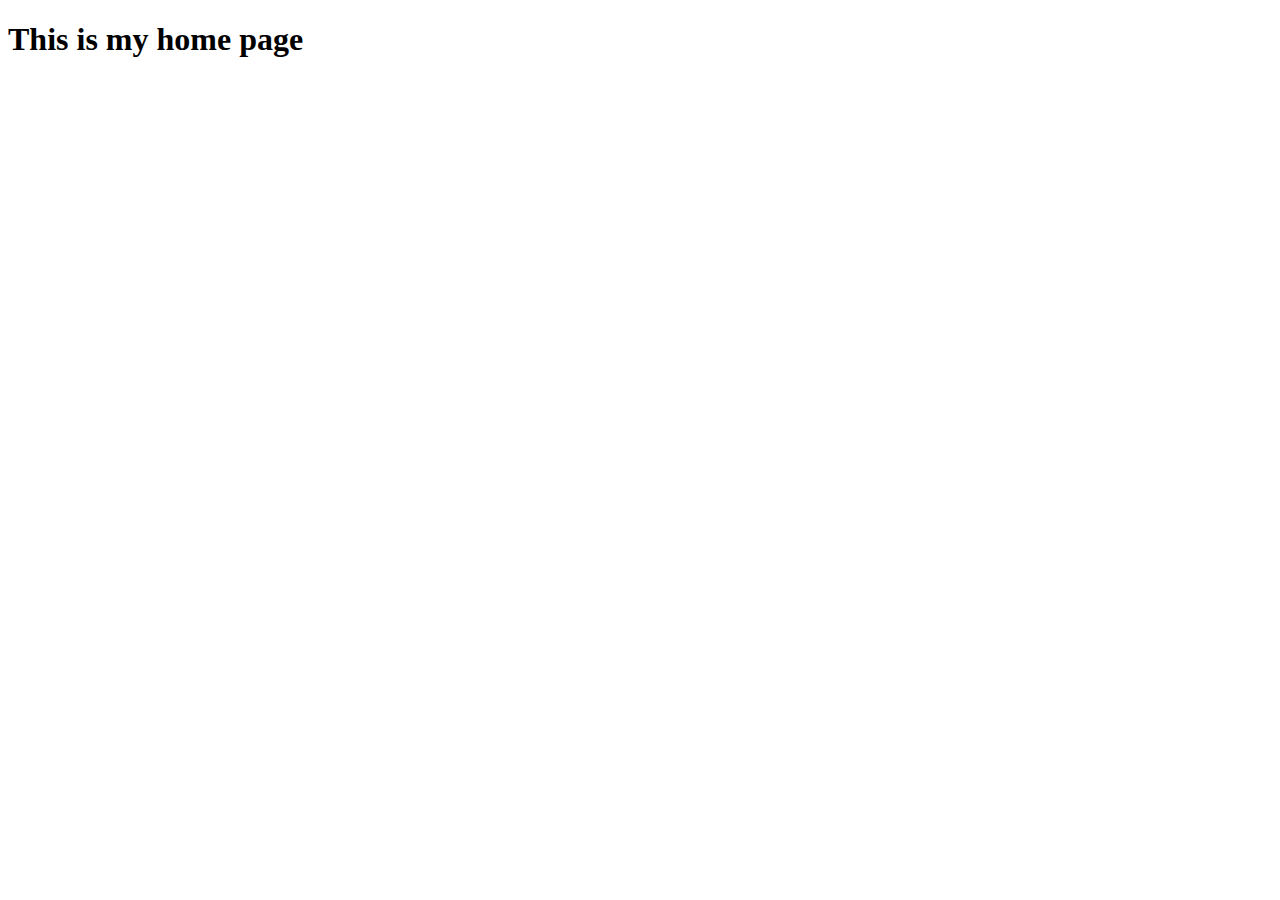
<file: .github/index.html>
<!DOCTYPE html>
<html lang="en">
<head>
    <meta charset="UTF-8">
    <meta http-equiv="X-UA-Compatible" content="IE=edge">
    <meta name="viewport" content="width=device-width, initial-scale=1.0">
    <title>Home page</title>
</head>
<body>
    <h1>This is my home page</h1>
</body>
</html>
</file>
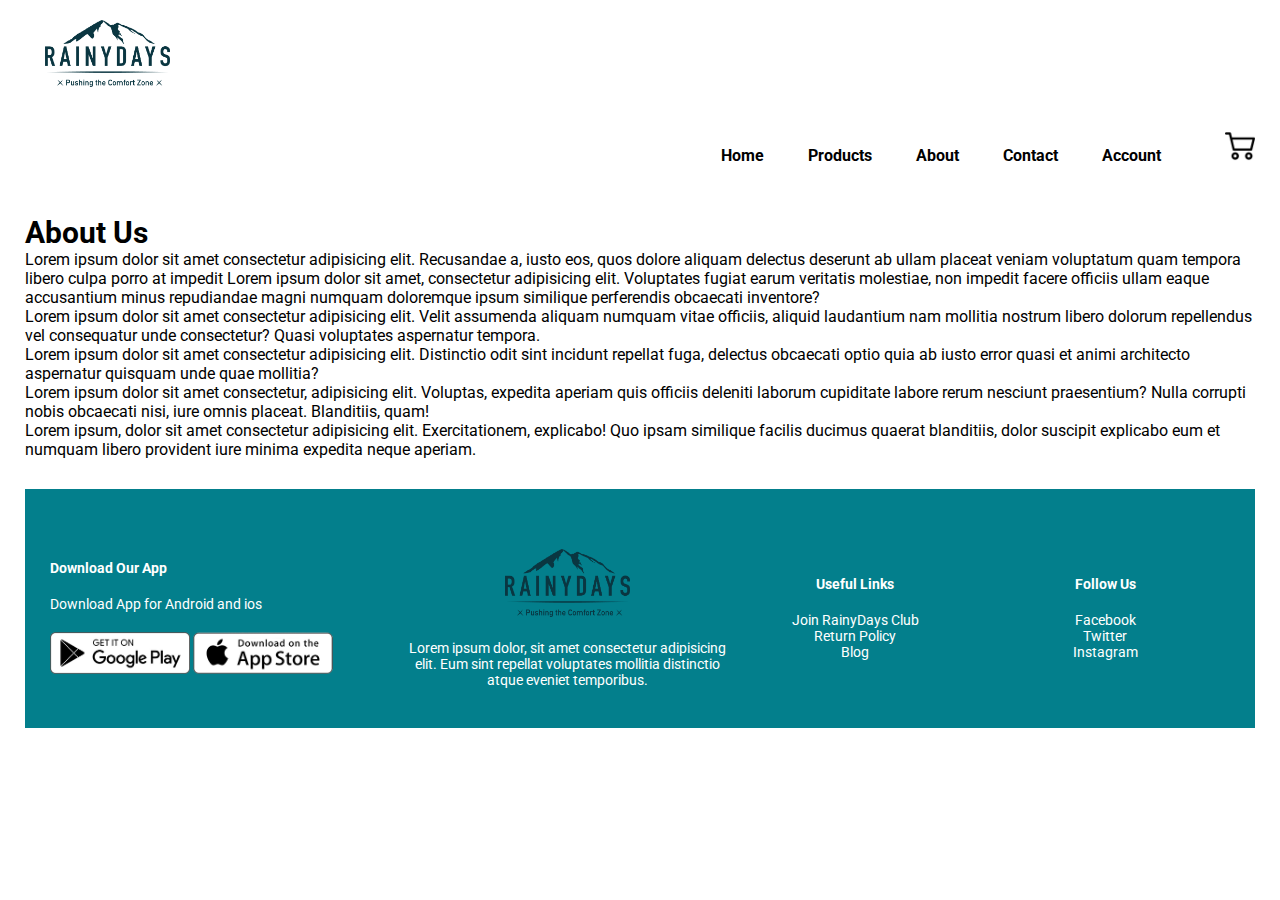
<file: about.html>
<!DOCTYPE html>
<html lang="en">
<head>
    <meta charset="UTF-8">
    <meta http-equiv="X-UA-Compatible" content="IE=edge">
    <meta name="viewport" content="width=device-width, initial-scale=1.0">
    <title>Rainy Days | About</title>
    <link href="css/style.css" rel="stylesheet"/>
    <link rel="preconnect" href="https://fonts.googleapis.com">
<link rel="preconnect" href="https://fonts.gstatic.com" crossorigin>
<link href="https://fonts.googleapis.com/css2?family=Passion+One&family=Roboto:wght@400;700&display=swap" rel="stylesheet">

<!-- Hotjar Tracking Code for https://delicate-fairy-fbfa12.netlify.app/ -->
<script>
    (function(h,o,t,j,a,r){
        h.hj=h.hj||function(){(h.hj.q=h.hj.q||[]).push(arguments)};
        h._hjSettings={hjid:2895875,hjsv:6};
        a=o.getElementsByTagName('head')[0];
        r=o.createElement('script');r.async=1;
        r.src=t+h._hjSettings.hjid+j+h._hjSettings.hjsv;
        a.appendChild(r);
    })(window,document,'https://static.hotjar.com/c/hotjar-','.js?sv=');
</script>
</head>
<body>
        <div class="container">
        <div class="navbar">
        <div class="logo">
        <a href="index.html"><img src="logo/RainyDays_Logo.png" alt="snow capped mountain"/></a>
        </div>
        </div>
        <div class="navigation">
        <nav>
            <ul>
                <li><a href="index.html">Home</a></li>
                <li><a href="products.html">Products</a></li>
                <li><a href="about.html">About</a></li>
                <li><a href="contact.html">Contact</a></li>
                <li><a href="account.html">Account</a></li>
            </ul>
            <div class="icon">
            <img src="icons/shopping-cart.png" alt="shopping cart icon">
            </div>
            <div class="menu-icon">
                <img src="icons/list.png" alt="hamburger menu icon">
            </div>
        </nav>
       </div>
      <!--about-->
      <div class="aboutus">
          <h2>About Us</h2>
          <p>Lorem ipsum dolor sit amet consectetur adipisicing elit. Recusandae a, iusto eos, quos dolore aliquam delectus deserunt ab ullam placeat veniam voluptatum quam tempora libero culpa porro at impedit
              Lorem ipsum dolor sit amet, consectetur adipisicing elit. Voluptates fugiat earum veritatis molestiae, non impedit facere officiis ullam eaque accusantium minus repudiandae magni numquam doloremque ipsum similique perferendis obcaecati inventore?</p>
              <p>Lorem ipsum dolor sit amet consectetur adipisicing elit. Velit assumenda aliquam numquam vitae officiis, aliquid laudantium nam mollitia nostrum libero dolorum repellendus vel consequatur unde consectetur? Quasi voluptates aspernatur tempora.</p>
              <p>Lorem ipsum dolor sit amet consectetur adipisicing elit. Distinctio odit sint incidunt repellat fuga, delectus obcaecati optio quia ab iusto error quasi et animi architecto aspernatur quisquam unde quae mollitia?</p>
              <p>Lorem ipsum dolor sit amet consectetur, adipisicing elit. Voluptas, expedita aperiam quis officiis deleniti laborum cupiditate labore rerum nesciunt praesentium? Nulla corrupti nobis obcaecati nisi, iure omnis placeat. Blanditiis, quam!</p>
              <p>Lorem ipsum, dolor sit amet consectetur adipisicing elit. Exercitationem, explicabo! Quo ipsam similique facilis ducimus quaerat blanditiis, dolor suscipit explicabo eum et numquam libero provident iure minima expedita neque aperiam.</p>
      </div>  
<!---footer--->
<div class="footer">
    <div class="container">
        <div class="row">
            <div class="footer-col-1">
                <h4>Download Our App</h4>
                <p>Download App for Android and ios</p>
                <div class="app-logo">
                    <img src="icons/playstore.png" alt="Google playstore icon">
                    <img src="icons/app-store.png" alt="ios app-store icon">
                </div>
            </div>
            <div class="footer-col-2">
                <img src="logo/RainyDays_Logo.png" alt="Snow capped mountain">
                <p>Lorem ipsum dolor, sit amet consectetur adipisicing elit. Eum sint repellat voluptates mollitia distinctio atque eveniet temporibus.</p>
            </div>
            <div class="footer-col-3">
                <h4>Useful Links</h4>
                <ul>
                    <li>Join RainyDays Club</li>
                    <li>Return Policy</li>
                    <li>Blog </li>
                </ul>
            </div>
            <div class="footer-col-4">
                <h4>Follow Us</h4>
                <ul>
                    <li>Facebook</li>
                    <li>Twitter</li>
                    <li>Instagram</li>
                </ul>
            </div>
        </div>
    </div>
</div>
    
</body>
</html>
</file>
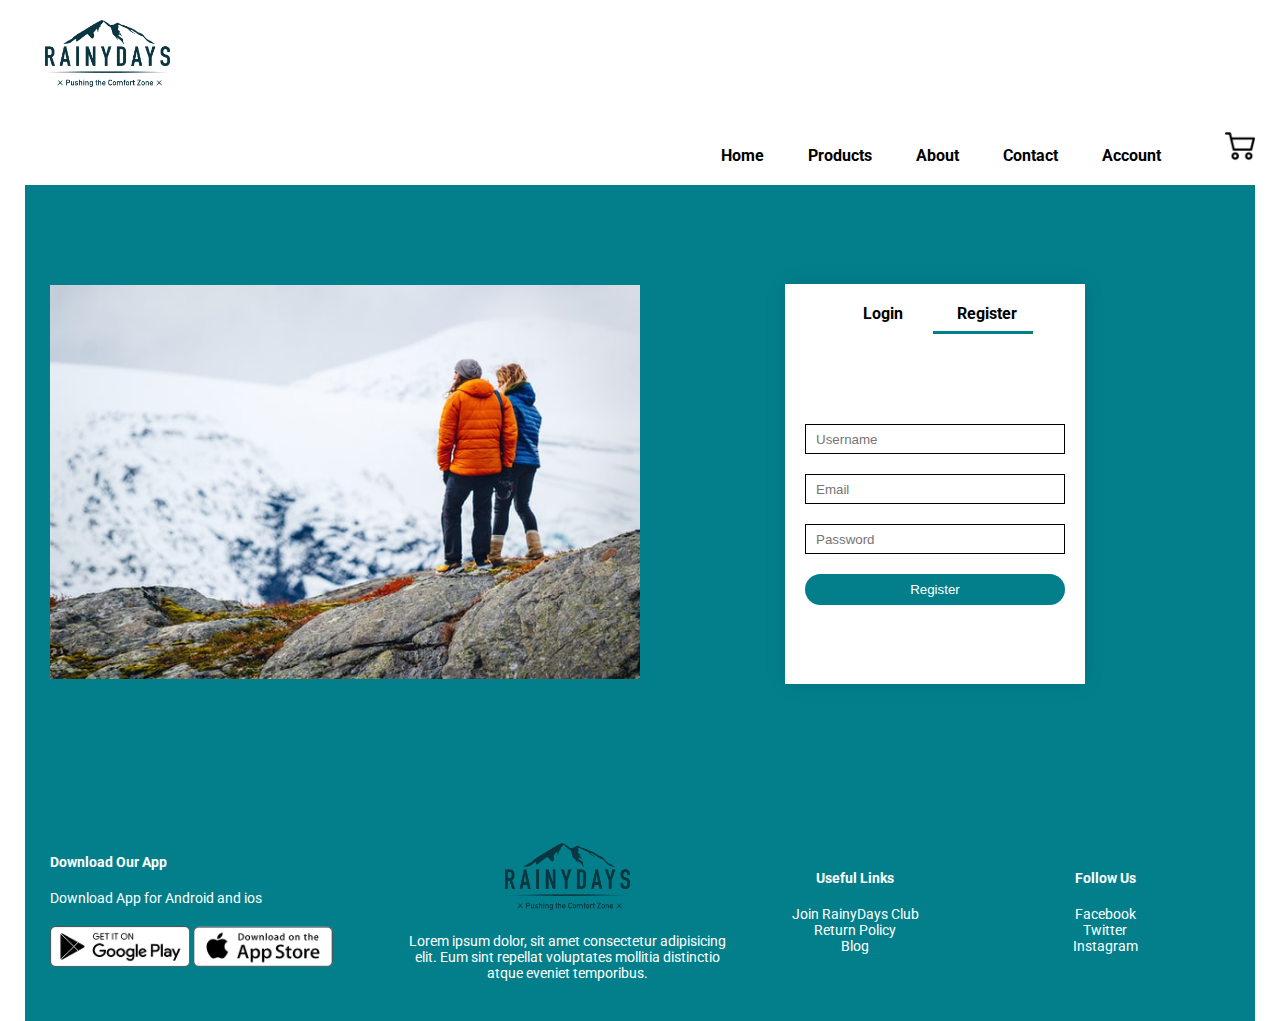
<file: account.html>
<!DOCTYPE html>
<html lang="en">
<head>
    <meta charset="UTF-8">
    <meta http-equiv="X-UA-Compatible" content="IE=edge">
    <meta name="viewport" content="width=device-width, initial-scale=1.0">
    <title>Rainy Days | Account</title>
    <link href="css/style.css" rel="stylesheet"/>
    <link rel="preconnect" href="https://fonts.googleapis.com">
<link rel="preconnect" href="https://fonts.gstatic.com" crossorigin>
<link href="https://fonts.googleapis.com/css2?family=Passion+One&family=Roboto:wght@400;700&display=swap" rel="stylesheet">

<!-- Hotjar Tracking Code for https://delicate-fairy-fbfa12.netlify.app/ -->
<script>
    (function(h,o,t,j,a,r){
        h.hj=h.hj||function(){(h.hj.q=h.hj.q||[]).push(arguments)};
        h._hjSettings={hjid:2895875,hjsv:6};
        a=o.getElementsByTagName('head')[0];
        r=o.createElement('script');r.async=1;
        r.src=t+h._hjSettings.hjid+j+h._hjSettings.hjsv;
        a.appendChild(r);
    })(window,document,'https://static.hotjar.com/c/hotjar-','.js?sv=');
</script>
</head>
<body>
        <div class="container">
        <div class="navbar">
        <div class="logo">
        <img src="logo/RainyDays_Logo.png" alt="snow capped mountain"/>
        </div>
        </div>
        <div class="navigation">
        <nav>
            <ul>
                <li><a href="index.html">Home</a></li>
                <li><a href="products.html">Products</a></li>
                <li><a href="about.html">About</a></li>
                <li><a href="contact.html">Contact</a></li>
                <li><a href="account.html">Account</a></li>
            </ul>
            <div class="icon">
            <img src="icons/shopping-cart.png" alt="shopping cart icon">
            </div>
            <div class="menu-icon">
                <img src="icons/list.png" alt="hamburger menu icon">
            </div>
        </nav>
       </div>
      <!--account-->
      <div class="account">
          <div class="container">
              <div class="row">
                  <div class="col-2">
                      <img src="images/HomePage2.jpg" alt="Couple on a mountail top" width="100%">
                  </div>
                  <div class="col-2">
                      <div class="form-container">
                          <div class="form-cta">
                              <span onclick="login()">Login</span>
                              <span onclick="register()">Register</span>
                              <hr id="Indicator">
                          </div>
                          <form id="LoginForm">
                              <input type="text" placeholder="Username">
                              <input type="password" placeholder="Password">
                              <button type="submit" class="cta">Login</button>
                              <a href="">Forgot Password</a>
                          </form>
                          <form id="RegistrationForm">
                            <input type="text" placeholder="Username">
                            <input type="email" placeholder="Email">
                            <input type="password" placeholder="Password">
                            <button type="submit" class="cta">Register</button>
                        </form>
                      </div>
                  </div>
              </div>
          </div>
      </div>
<!---footer--->
<div class="footer">
    <div class="container">
        <div class="row">
            <div class="footer-col-1">
                <h4>Download Our App</h4>
                <p>Download App for Android and ios</p>
                <div class="app-logo">
                    <img src="icons/playstore.png" alt="Google playstore icon">
                    <img src="icons/app-store.png" alt="ios app-store icon">
                </div>
            </div>
            <div class="footer-col-2">
                <img src="logo/RainyDays_Logo.png" alt="Snow capped mountain">
                <p>Lorem ipsum dolor, sit amet consectetur adipisicing elit. Eum sint repellat voluptates mollitia distinctio atque eveniet temporibus.</p>
            </div>
            <div class="footer-col-3">
                <h4>Useful Links</h4>
                <ul>
                    <li>Join RainyDays Club</li>
                    <li>Return Policy</li>
                    <li>Blog </li>
                </ul>
            </div>
            <div class="footer-col-4">
                <h4>Follow Us</h4>
                <ul>
                    <li>Facebook</li>
                    <li>Twitter</li>
                    <li>Instagram</li>
                </ul>
            </div>
        </div>
    </div>
</div>
 <script src="js/account.js"></script>   
</body>
</html>
</file>
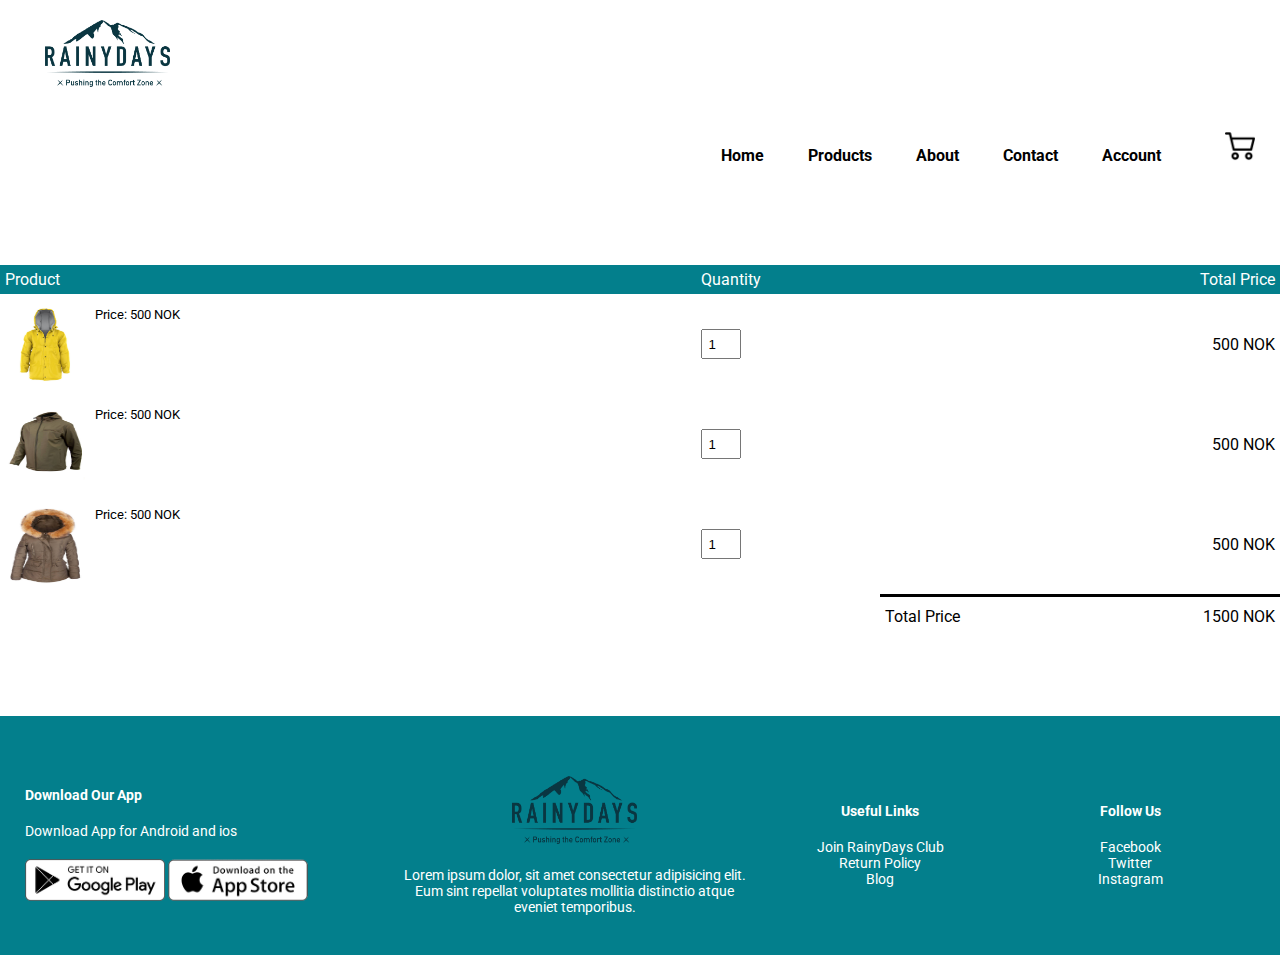
<file: cart.html>
<!DOCTYPE html>
<html lang="en">
<head>
    <meta charset="UTF-8">
    <meta http-equiv="X-UA-Compatible" content="IE=edge">
    <meta name="viewport" content="width=device-width, initial-scale=1.0">
    <title>Rainy Days | Shopping Cart</title>
    <link href="css/style.css" rel="stylesheet"/>
    <link rel="preconnect" href="https://fonts.googleapis.com">
<link rel="preconnect" href="https://fonts.gstatic.com" crossorigin>
<link href="https://fonts.googleapis.com/css2?family=Passion+One&family=Roboto:wght@400;700&display=swap" rel="stylesheet">

<!-- Hotjar Tracking Code for https://delicate-fairy-fbfa12.netlify.app/ -->
<script>
    (function(h,o,t,j,a,r){
        h.hj=h.hj||function(){(h.hj.q=h.hj.q||[]).push(arguments)};
        h._hjSettings={hjid:2895875,hjsv:6};
        a=o.getElementsByTagName('head')[0];
        r=o.createElement('script');r.async=1;
        r.src=t+h._hjSettings.hjid+j+h._hjSettings.hjsv;
        a.appendChild(r);
    })(window,document,'https://static.hotjar.com/c/hotjar-','.js?sv=');
</script>
</head>
<body>
        <div class="container">
        <div class="navbar">
        <div class="logo">
        <img src="logo/RainyDays_Logo.png" alt="snow capped mountain"/>
        </div>
        </div>
        <div class="navigation">
        <nav>
            <ul>
                <li><a href="index.html">Home</a></li>
                <li><a href="products.html">Products</a></li>
                <li><a href="about.html">About</a></li>
                <li><a href="contact.html">Contact</a></li>
                <li><a href="account.html">Account</a></li>
            </ul>
            <div class="icon">
            <img src="icons/shopping-cart.png" alt="shopping cart icon">
            </div>
            <div class="menu-icon">
                <img src="icons/list.png" alt="hamburger menu icon">
            </div>
        </nav>
       </div>
</div>
      <!---cart items--->
<div class="small-container cart-page">
    <table>
        <tr>
            <th>Product</th>
            <th>Quantity</th>
            <th>Total Price</th>    
        </tr>
        <tr>
            <td>
                <div class="cart-info">
                    <img src="images/RainJacket1.jpg" alt="yellow rain jacket">
                    <div>
                        <p>Yellow Rain Jacket</p>
                        <small>Price: 500 NOK</small>
                    </div>
                </div>
            </td>
            <td><input type="number" value="1"></td>
            <td>500 NOK</td>
        </tr>
        <tr>
            <td>
                <div class="cart-info">
                    <img src="images/HikingJacket1.jpg" alt="olive green hiking jacket">
                    <div>
                        <p>Olive Green Hiking Jacket</p>
                        <small>Price: 500 NOK</small>
                    </div>
                </div>
            </td>
            <td><input type="number" value="1"></td>
            <td>500 NOK</td>
        </tr>
        <tr>
            <td>
                <div class="cart-info">
                    <img src="images/WinterJacketWomen.jpg" alt="olive green winter jacket">
                    <div>
                        <p>Olive Green Winter Jacket</p>
                        <small>Price: 500 NOK</small>
                    </div>
                </div>
            </td>
            <td><input type="number" value="1"></td>
            <td>500 NOK</td>
        </tr>
    </table>    
<div class="total-price">
    <table>
        <tr>
            <td>Total Price</td>
            <td>1500 NOK</td>
        </tr>
    </table>
</div>

</div>

<!---footer--->
<div class="footer">
    <div class="container">
        <div class="row">
            <div class="footer-col-1">
                <h4>Download Our App</h4>
                <p>Download App for Android and ios</p>
                <div class="app-logo">
                    <img src="icons/playstore.png" alt="Google playstore icon">
                    <img src="icons/app-store.png" alt="ios app-store icon">
                </div>
            </div>
            <div class="footer-col-2">
                <img src="logo/RainyDays_Logo.png" alt="Snow capped mountain">
                <p>Lorem ipsum dolor, sit amet consectetur adipisicing elit. Eum sint repellat voluptates mollitia distinctio atque eveniet temporibus.</p>
            </div>
            <div class="footer-col-3">
                <h4>Useful Links</h4>
                <ul>
                    <li>Join RainyDays Club</li>
                    <li>Return Policy</li>
                    <li>Blog </li>
                </ul>
            </div>
            <div class="footer-col-4">
                <h4>Follow Us</h4>
                <ul>
                    <li>Facebook</li>
                    <li>Twitter</li>
                    <li>Instagram</li>
                </ul>
            </div>
        </div>
    </div>
</div>
<script src="js/script.js"></script>   
</body>
</html>
</file>
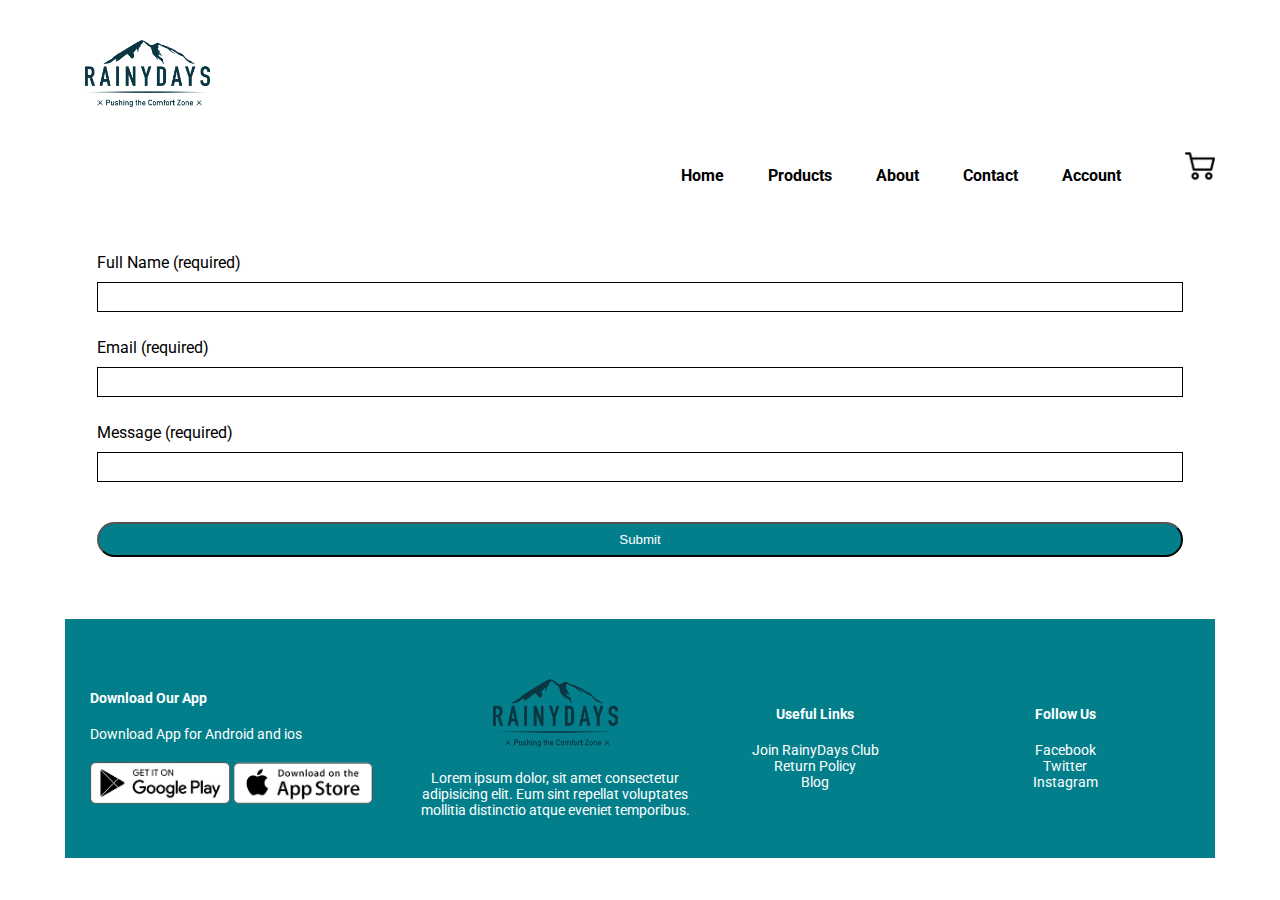
<file: contact.html>
<!DOCTYPE html>
<html lang="en">
<head>
    <meta charset="UTF-8">
    <meta http-equiv="X-UA-Compatible" content="IE=edge">
    <meta name="viewport" content="width=device-width, initial-scale=1.0">
    <title>Rainy Days | Contact</title>
    <link href="css/style.css" rel="stylesheet"/>
    <link rel="stylesheet" href="css/form.css">
    <link rel="preconnect" href="https://fonts.googleapis.com">
<link rel="preconnect" href="https://fonts.gstatic.com" crossorigin>
<link href="https://fonts.googleapis.com/css2?family=Passion+One&family=Roboto:wght@400;700&display=swap" rel="stylesheet">

<!-- Hotjar Tracking Code for https://delicate-fairy-fbfa12.netlify.app/ -->
<script>
    (function(h,o,t,j,a,r){
        h.hj=h.hj||function(){(h.hj.q=h.hj.q||[]).push(arguments)};
        h._hjSettings={hjid:2895875,hjsv:6};
        a=o.getElementsByTagName('head')[0];
        r=o.createElement('script');r.async=1;
        r.src=t+h._hjSettings.hjid+j+h._hjSettings.hjsv;
        a.appendChild(r);
    })(window,document,'https://static.hotjar.com/c/hotjar-','.js?sv=');
</script>
</head>
<body>
        <div class="container">
        <div class="navbar">
        <div class="logo">
        <img src="logo/RainyDays_Logo.png" alt="snow capped mountain"/>
        </div>
        </div>
        <div class="navigation">
        <nav>
            <ul>
                <li><a href="index.html">Home</a></li>
                <li><a href="products.html">Products</a></li>
                <li><a href="about.html">About</a></li>
                <li><a href="contact.html">Contact</a></li>
                <li><a href="account.html">Account</a></li>
            </ul>
            <div class="icon">
            <img src="icons/shopping-cart.png" alt="shopping cart icon">
            </div>
            <div class="menu-icon">
                <img src="icons/list.png" alt="hamburger menu icon">
            </div>
        </nav>
       </div>
      <!--contact-->
      <main class="formcontainer">
        <form id="contactForm">
            <div>
                <label>
                    Full Name (required)
                    <input name="fullName" id="fullName" />
                </label>
                <div class="form-error" id="fullNameError">Please enter your name</div>
            </div>
            <div>
                <label>
                    Email (required)
                    <input name="email" id="email" />
                </label>
                <div class="form-error" id="emailError">Please enter a valid email address</div>
            </div>
            <div>
                <label>
                    Message (required)
                    <input name="message" id="message" />
                </label>
                <div class="form-error" id="messageError">Your message must be at least 20 characters</div>
            </div>
             <button>Submit</button>
        </form>

    </main>  
<!---footer--->
<div class="footer">
    <div class="container">
        <div class="row">
            <div class="footer-col-1">
                <h4>Download Our App</h4>
                <p>Download App for Android and ios</p>
                <div class="app-logo">
                    <img src="icons/playstore.png" alt="Google playstore icon">
                    <img src="icons/app-store.png" alt="ios app-store icon">
                </div>
            </div>
            <div class="footer-col-2">
                <img src="logo/RainyDays_Logo.png" alt="Snow capped mountain">
                <p>Lorem ipsum dolor, sit amet consectetur adipisicing elit. Eum sint repellat voluptates mollitia distinctio atque eveniet temporibus.</p>
            </div>
            <div class="footer-col-3">
                <h4>Useful Links</h4>
                <ul>
                    <li>Join RainyDays Club</li>
                    <li>Return Policy</li>
                    <li>Blog </li>
                </ul>
            </div>
            <div class="footer-col-4">
                <h4>Follow Us</h4>
                <ul>
                    <li>Facebook</li>
                    <li>Twitter</li>
                    <li>Instagram</li>
                </ul>
            </div>
        </div>
    </div>
</div>
<script src="js/form.js"></script>   
</body>
</html>
</file>
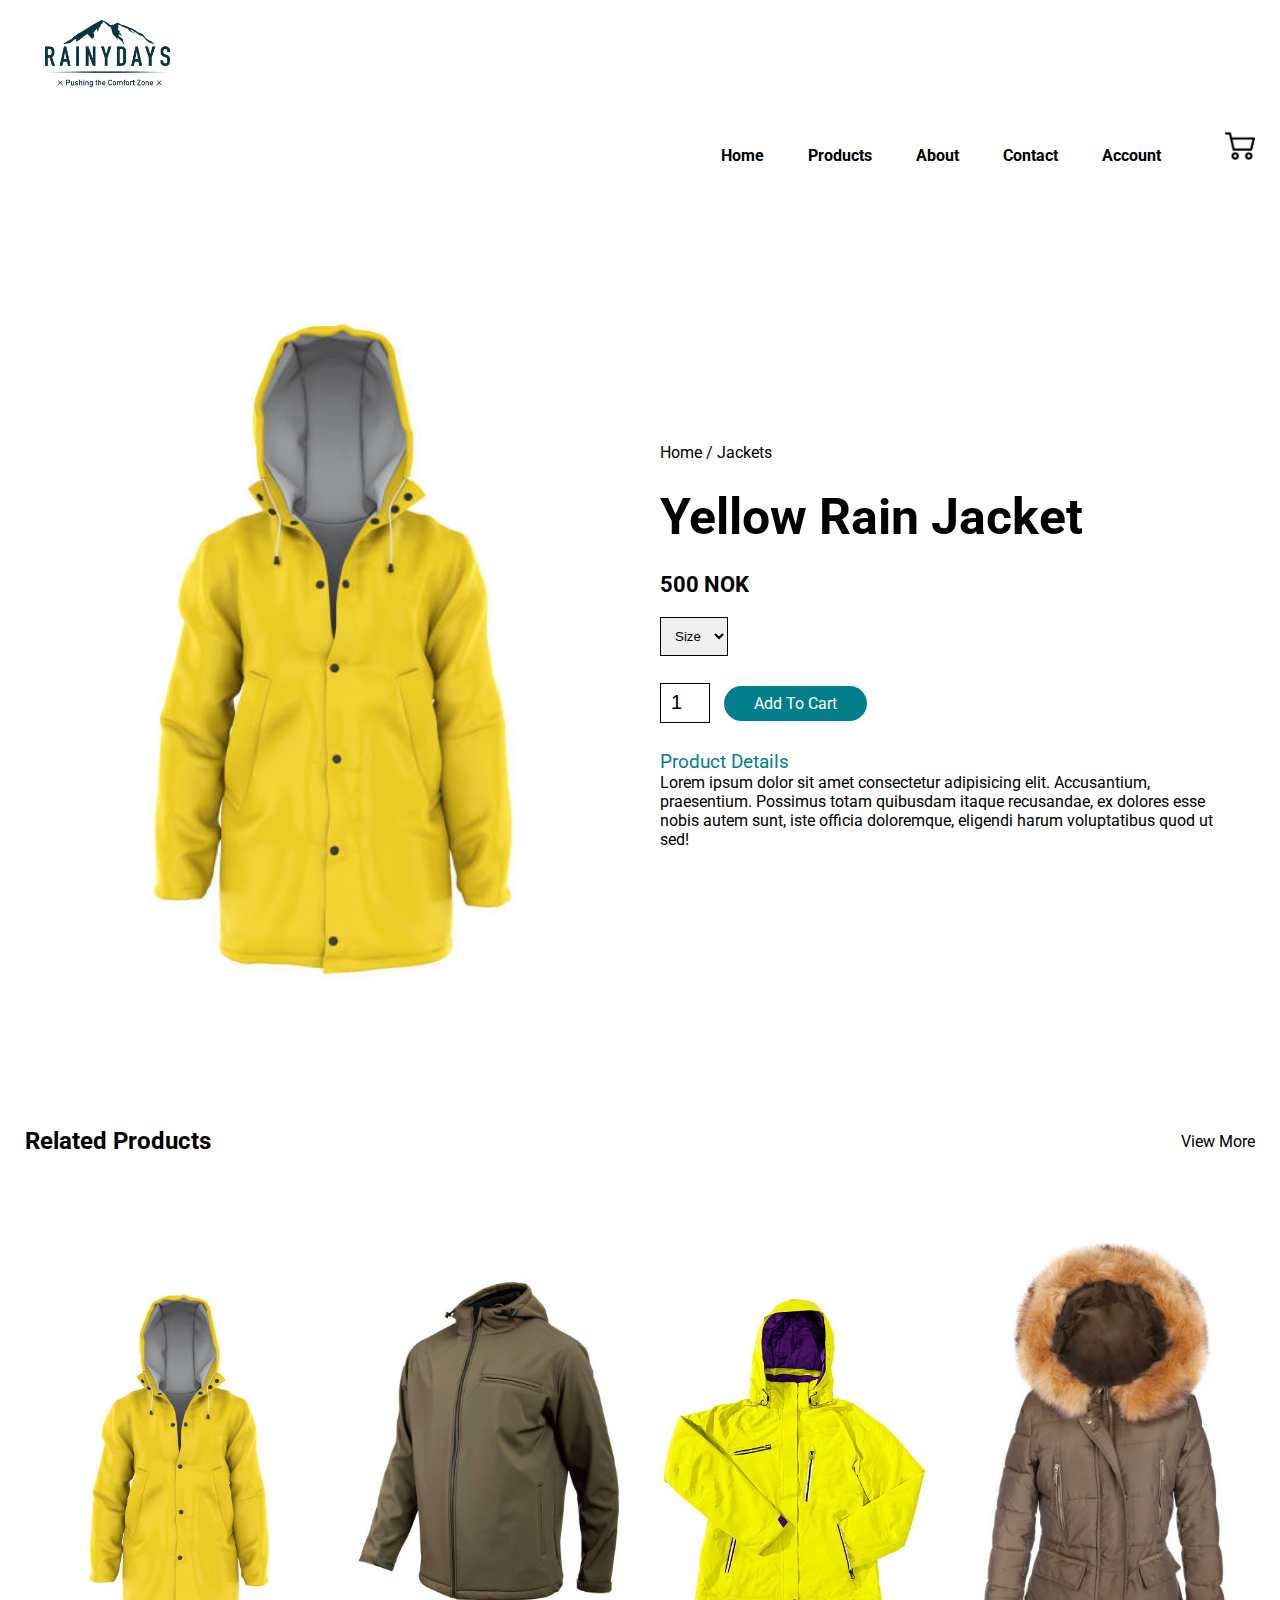
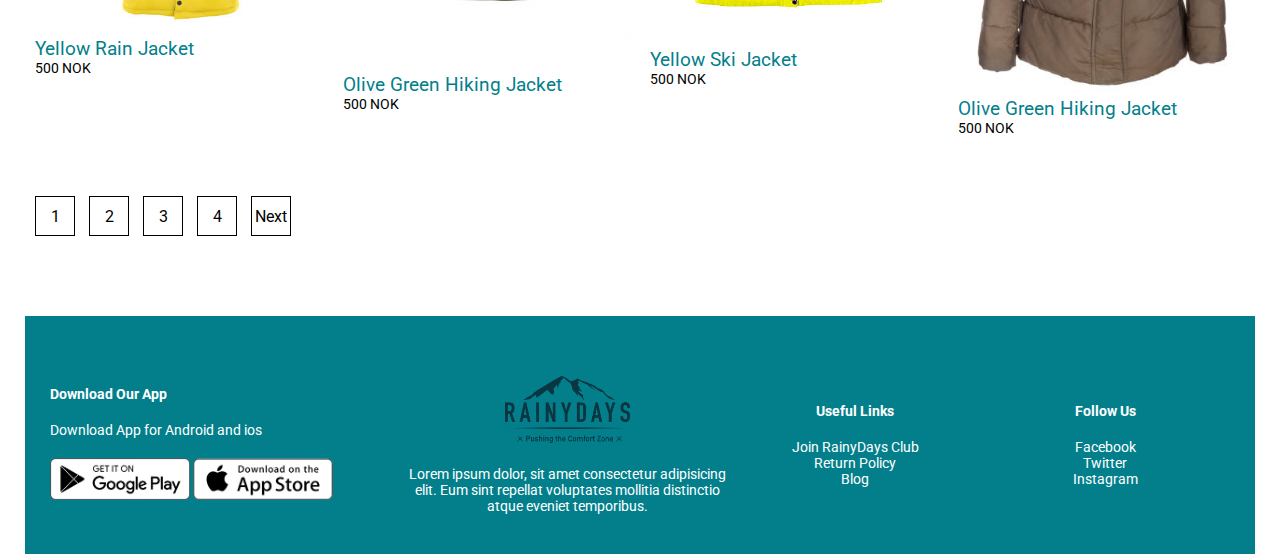
<file: product-details.html>
<!DOCTYPE html>
<html lang="en">
<head>
    <meta charset="UTF-8">
    <meta http-equiv="X-UA-Compatible" content="IE=edge">
    <meta name="viewport" content="width=device-width, initial-scale=1.0">
    <title>Rainy Days | Products-Details</title>
    <link href="css/style.css" rel="stylesheet"/>
    <link rel="preconnect" href="https://fonts.googleapis.com">
<link rel="preconnect" href="https://fonts.gstatic.com" crossorigin>
<link href="https://fonts.googleapis.com/css2?family=Passion+One&family=Roboto:wght@400;700&display=swap" rel="stylesheet">

<!-- Hotjar Tracking Code for https://delicate-fairy-fbfa12.netlify.app/ -->
<script>
    (function(h,o,t,j,a,r){
        h.hj=h.hj||function(){(h.hj.q=h.hj.q||[]).push(arguments)};
        h._hjSettings={hjid:2895875,hjsv:6};
        a=o.getElementsByTagName('head')[0];
        r=o.createElement('script');r.async=1;
        r.src=t+h._hjSettings.hjid+j+h._hjSettings.hjsv;
        a.appendChild(r);
    })(window,document,'https://static.hotjar.com/c/hotjar-','.js?sv=');
</script>
</head>
<body>
        <div class="container">
        <div class="navbar">
        <div class="logo">
        <img src="logo/RainyDays_Logo.png" alt="snow capped mountain"/>
        </div>
        </div>
        <div class="navigation">
        <nav>
            <ul>
                <li><a href="index.html">Home</a></li>
                <li><a href="products.html">Products</a></li>
                <li><a href="about.html">About</a></li>
                <li><a href="contact.html">Contact</a></li>
                <li><a href="account.html">Account</a></li>
            </ul>
            <div class="icon">
            <img src="icons/shopping-cart.png" alt="shopping cart icon">
            </div>
            <div class="menu-icon">
                <img src="icons/list.png" alt="hamburger menu icon">
            </div>
        </nav>
       </div>
       <!---single product detail--->
      <div class="small-container single-product">
           <div class="row">
               <div class="col-2">
                   <img src="images/RainJacket1.jpg" alt="yellow rain jacket" width="100%">
               </div>
               <div class="col-2">
                   <p>Home / Jackets</p>
                   <h1>Yellow Rain Jacket</h1>
                   <h2>500 NOK</h2>
                   <select>
                       <option>Size</option>
                       <option>S</option>
                       <option>M</option>
                       <option>L</option>
                       <option>XL</option>
                       <option>XXL</option>   
                   </select>
                   <input type="number" value="1">
                   <a href="" class="cta">Add To Cart</a>
                   <h3>Product Details</h3>
                   <p>Lorem ipsum dolor sit amet consectetur adipisicing elit. Accusantium, praesentium. Possimus totam quibusdam itaque recusandae, ex dolores esse nobis autem sunt, iste officia doloremque, eligendi harum voluptatibus quod ut sed!</p>
               </div>
           </div>
        </div>
        <!---title--->
<div class="small-container">
    <div class="row row-2">
        <h2>Related Products</h2>
        <p>View More</p>
    </div>
</div>
        <!---products--->
<div class="small-container">
    <div class="row">
        <div class="col-4">
            <img src="images/RainJacket1.jpg" alt="yellow men rain jacket">
            <h3>Yellow Rain Jacket</h3>
            <p>500 NOK</p>
        </div>
        <div class="col-4">
            <img src="images/HikingJacket1.jpg" alt="olive green hiking jacket">
            <h3>Olive Green Hiking Jacket</h3>
            <p>500 NOK</p>
        </div>
        <div class="col-4">
            <img src="images/SkiJacket2.jpg" alt="yellow ski jacket">
            <h3>Yellow Ski Jacket</h3>
            <p>500 NOK</p>
        </div>
        <div class="col-4">
            <img src="images/WinterJacketWomen.jpg" alt="olive green hiking jacket">
            <h3>Olive Green Hiking Jacket</h3>
            <p>500 NOK</p>
        </div>
    </div>
    <div class="page-cta">
        <span>1</span>
        <span>2</span>
        <span>3</span>
        <span>4</span>
        <span>Next</span>
    </div>
</div>
<!---footer--->
<div class="footer">
    <div class="container">
        <div class="row">
            <div class="footer-col-1">
                <h4>Download Our App</h4>
                <p>Download App for Android and ios</p>
                <div class="app-logo">
                    <img src="icons/playstore.png" alt="Google playstore icon">
                    <img src="icons/app-store.png" alt="ios app-store icon">
                </div>
            </div>
            <div class="footer-col-2">
                <img src="logo/RainyDays_Logo.png" alt="Snow capped mountain">
                <p>Lorem ipsum dolor, sit amet consectetur adipisicing elit. Eum sint repellat voluptates mollitia distinctio atque eveniet temporibus.</p>
            </div>
            <div class="footer-col-3">
                <h4>Useful Links</h4>
                <ul>
                    <li>Join RainyDays Club</li>
                    <li>Return Policy</li>
                    <li>Blog </li>
                </ul>
            </div>
            <div class="footer-col-4">
                <h4>Follow Us</h4>
                <ul>
                    <li>Facebook</li>
                    <li>Twitter</li>
                    <li>Instagram</li>
                </ul>
            </div>
        </div>
    </div>
</div>
<script src="js/script.js"></script>   
</body>
</html>
</file>
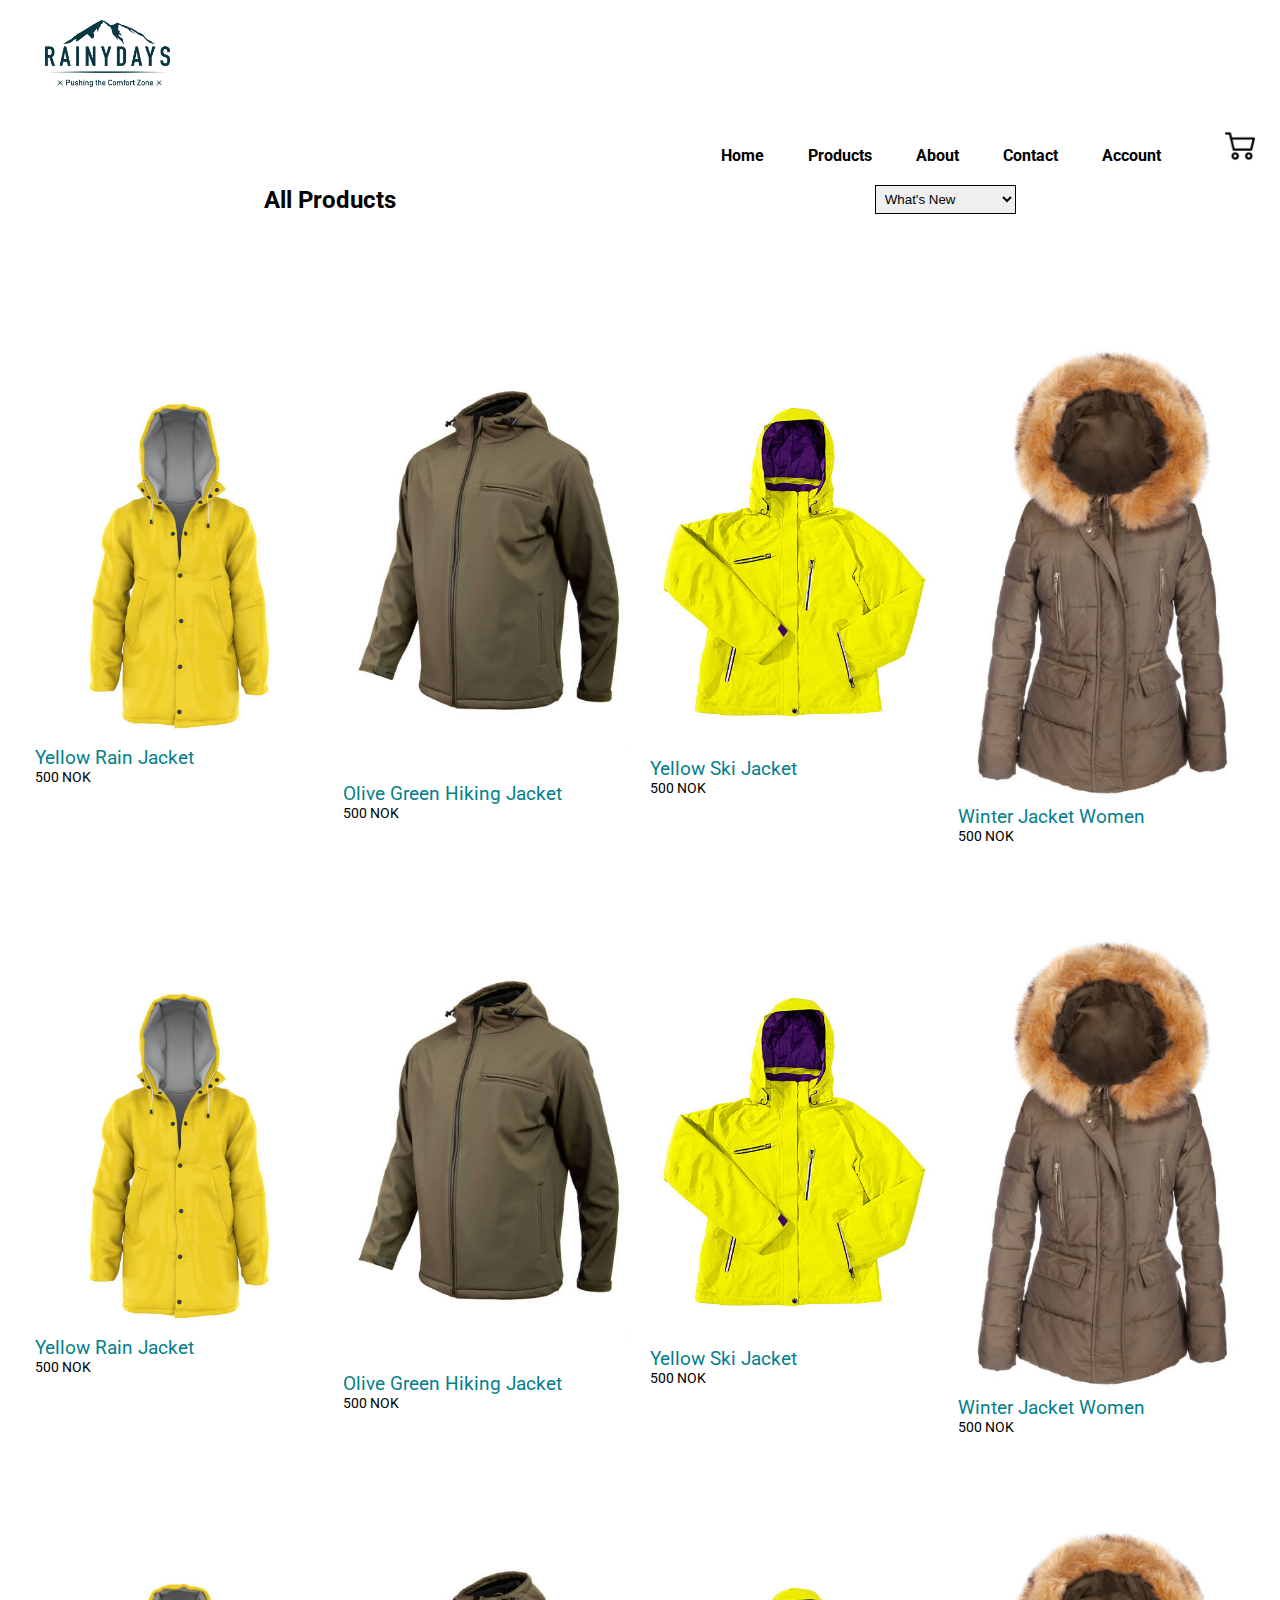
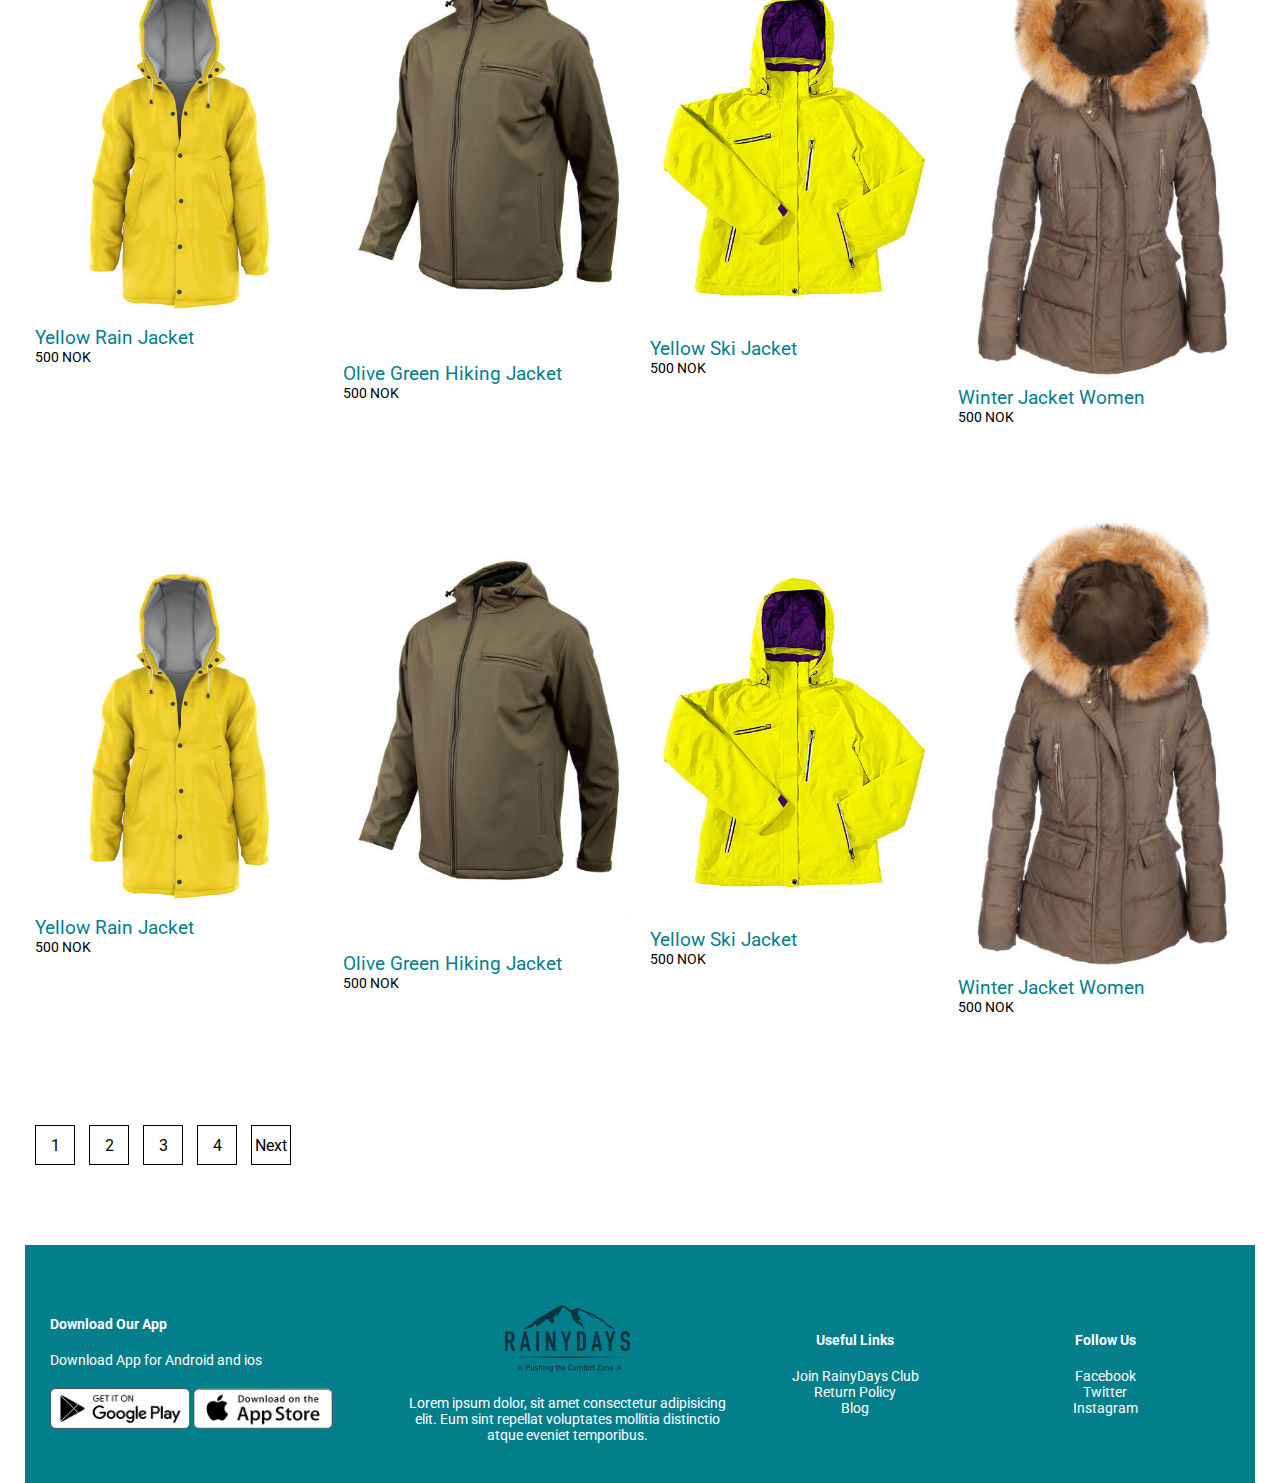
<file: products.html>
<!DOCTYPE html>
<html lang="en">
<head>
    <meta charset="UTF-8">
    <meta http-equiv="X-UA-Compatible" content="IE=edge">
    <meta name="viewport" content="width=device-width, initial-scale=1.0">
    <title>Rainy Days | Products</title>
    <link href="css/style.css" rel="stylesheet"/>
    <link rel="preconnect" href="https://fonts.googleapis.com">
<link rel="preconnect" href="https://fonts.gstatic.com" crossorigin>
<link href="https://fonts.googleapis.com/css2?family=Passion+One&family=Roboto:wght@400;700&display=swap" rel="stylesheet">

<!-- Hotjar Tracking Code for https://delicate-fairy-fbfa12.netlify.app/ -->
<script>
    (function(h,o,t,j,a,r){
        h.hj=h.hj||function(){(h.hj.q=h.hj.q||[]).push(arguments)};
        h._hjSettings={hjid:2895875,hjsv:6};
        a=o.getElementsByTagName('head')[0];
        r=o.createElement('script');r.async=1;
        r.src=t+h._hjSettings.hjid+j+h._hjSettings.hjsv;
        a.appendChild(r);
    })(window,document,'https://static.hotjar.com/c/hotjar-','.js?sv=');
</script>
</head>
<body>
        <div class="container">
        <div class="navbar">
        <div class="logo">
        <img src="logo/RainyDays_Logo.png" alt="snow capped mountain"/>
        </div>
        </div>
        <div class="navigation">
        <nav>
            <ul>
                <li><a href="index.html">Home</a></li>
                <li><a href="products.html">Products</a></li>
                <li><a href="about.html">About</a></li>
                <li><a href="contact.html">Contact</a></li>
                <li><a href="account.html">Account</a></li>
            </ul>
            <div class="icon">
            <img src="icons/shopping-cart.png" alt="shopping cart icon">
            </div>
            <div class="menu-icon">
                <img src="icons/list.png" alt="hamburger menu icon">
            </div>
        </nav>
       </div>
<div class="small-container">
    <div class="row">
        <h2>All Products</h2>
        <select>
            <option>What's New</option>
            <option>Popularity</option>
            <option>Price: Low to High</option>
            <option>Price: High to Low</option>
            <option>Discount</option>
        </select>
    </div>
    <div class="row row-2">
        <div class="col-4">
            <img src="images/RainJacket1.jpg" alt="yellow men rain jacket">
            <h3>Yellow Rain Jacket</h3>
            <p>500 NOK</p>
        </div>
        <div class="col-4">
            <img src="images/HikingJacket1.jpg" alt="olive green hiking jacket">
            <h3>Olive Green Hiking Jacket</h3>
            <p>500 NOK</p>
        </div>
        <div class="col-4">
            <img src="images/SkiJacket2.jpg" alt="yellow ski jacket">
            <h3>Yellow Ski Jacket</h3>
            <p>500 NOK</p>
        </div>
        <div class="col-4">
            <img src="images/WinterJacketWomen.jpg" alt="winter jacket with fur hoodie">
            <h3>Winter Jacket Women</h3>
            <p>500 NOK</p>
        </div>
        <div class="col-4">
            <img src="images/RainJacket1.jpg" alt="yellow men rain jacket">
            <h3>Yellow Rain Jacket</h3>
            <p>500 NOK</p>
        </div>
        <div class="col-4">
            <img src="images/HikingJacket1.jpg" alt="olive green hiking jacket">
            <h3>Olive Green Hiking Jacket</h3>
            <p>500 NOK</p>
        </div>
        <div class="col-4">
            <img src="images/SkiJacket2.jpg" alt="yellow ski jacket">
            <h3>Yellow Ski Jacket</h3>
            <p>500 NOK</p>
        </div>
        <div class="col-4">
            <img src="images/WinterJacketWomen.jpg" alt="winter jacket with fur hoodie">
            <h3>Winter Jacket Women</h3>
            <p>500 NOK</p>
        </div>
        <div class="col-4">
            <img src="images/RainJacket1.jpg" alt="yellow men rain jacket">
            <h3>Yellow Rain Jacket</h3>
            <p>500 NOK</p>
        </div>
        <div class="col-4">
            <img src="images/HikingJacket1.jpg" alt="olive green hiking jacket">
            <h3>Olive Green Hiking Jacket</h3>
            <p>500 NOK</p>
        </div>
        <div class="col-4">
            <img src="images/SkiJacket2.jpg" alt="yellow ski jacket">
            <h3>Yellow Ski Jacket</h3>
            <p>500 NOK</p>
        </div>
        <div class="col-4">
            <img src="images/WinterJacketWomen.jpg" alt="winter jacket with fur hoodie">
            <h3>Winter Jacket Women</h3>
            <p>500 NOK</p>
        </div>
        <div class="col-4">
            <img src="images/RainJacket1.jpg" alt="yellow men rain jacket">
            <h3>Yellow Rain Jacket</h3>
            <p>500 NOK</p>
        </div>
        <div class="col-4">
            <img src="images/HikingJacket1.jpg" alt="olive green hiking jacket">
            <h3>Olive Green Hiking Jacket</h3>
            <p>500 NOK</p>
        </div>
        <div class="col-4">
            <img src="images/SkiJacket2.jpg" alt="yellow ski jacket">
            <h3>Yellow Ski Jacket</h3>
            <p>500 NOK</p>
        </div>
        <div class="col-4">
            <img src="images/WinterJacketWomen.jpg" alt="winter jacket with fur hoodie">
            <h3>Winter Jacket Women</h3>
            <p>500 NOK</p>
        </div>
        
    </div>
    <div class="page-cta">
        <span>1</span>
        <span>2</span>
        <span>3</span>
        <span>4</span>
        <span>Next</span>
    </div>
</div>
<!---footer--->
<div class="footer">
    <div class="container">
        <div class="row">
            <div class="footer-col-1">
                <h4>Download Our App</h4>
                <p>Download App for Android and ios</p>
                <div class="app-logo">
                    <img src="icons/playstore.png" alt="Google playstore icon">
                    <img src="icons/app-store.png" alt="ios app-store icon">
                </div>
            </div>
            <div class="footer-col-2">
                <img src="logo/RainyDays_Logo.png" alt="Snow capped mountain">
                <p>Lorem ipsum dolor, sit amet consectetur adipisicing elit. Eum sint repellat voluptates mollitia distinctio atque eveniet temporibus.</p>
            </div>
            <div class="footer-col-3">
                <h4>Useful Links</h4>
                <ul>
                    <li>Join RainyDays Club</li>
                    <li>Return Policy</li>
                    <li>Blog </li>
                </ul>
            </div>
            <div class="footer-col-4">
                <h4>Follow Us</h4>
                <ul>
                    <li>Facebook</li>
                    <li>Twitter</li>
                    <li>Instagram</li>
                </ul>
            </div>
        </div>
    </div>
</div>
<script src="js/script.js"></script>  
</body>
</html>
</file>
<file: css/style.css>
img {
  width: 100%;
}
* {
  margin: 0;
  padding: 0;
  box-sizing: border-box;
}
body {
  font-family: "Passion One", cursive;
  font-family: "Roboto", sans-serif;
}
.navbar {
  display: flex;
  align-items: center;
  padding: 20px;
}
nav {
  flex: 1;
  text-align: right;
}
nav ul {
  display: inline-block;
  list-style-type: none;
  font-weight: bold;
}
nav ul li,
.icon,
.menu-icon {
  display: inline-block;
  margin: 20px;
}
a {
  text-decoration: none;
  color: #000;
}
p {
  color: #000;
}
.container {
  max-width: 1300px;
  margin: auto;
  padding-left: 25px;
  padding-right: 25px;
}
.row {
  display: flex;
  align-items: center;
  flex-wrap: wrap;
  justify-content: space-around;
}
.col-2 {
  flex-basis: 50%;
  min-width: 300px;
}
.col-2 img {
  max-width: 100%;
  padding: 50px 0;
}
.col-2 h1 {
  font-size: 50px;
  line-height: 60px;
  margin: 25px 0;
}
.cta {
  display: inline-block;
  background: #037f8c;
  color: #ffffff;
  padding: 8px 30px;
  margin: 30px 0;
  border-radius: 30px;
  transition: background-color 0.5s;
}
.cta :hover {
  background: #000;
}
header {
  background-color: #add3dc;
}
header .row {
  margin-top: 70px;
}
.logo {
  width: 125px;
}

.icon, .menu-icon {
width: 30px;
height: 30px;
}

.icon img {
  width: 30px;
  height: 30px;
  display: inline-block;
  margin-left: 20px;
}

.menu-icon {
  margin: 20PX;
  display: none;
}

.menu-icon img {
  width: 100%;
  display: inline-block;
}
.categories {
  margin: 70px 0;
}
.col-3 {
  flex-basis: 30%;
  min-width: 150px;
  margin-bottom: 30px;
}
.col-3 img {
  width: 100%;
}
.small container {
  max-width: 1080px;
  margin: auto;
  padding-left: 25px;
  padding-right: 25px;
}
.col-4 {
  flex-basis: 25%;
  padding: 10px;
  min-width: 150px;
  margin-bottom: 50px;
  transition: transform cubic-bezier(0.55, 0.055, 0.675, 0.19);
}
.col-4 img {
  width: 100%;
}
.title {
  text-align: center;
  margin: 0 auto 80px;
  position: relative;
  line-height: 60px;
  color: #000;
}
.title ::after {
  content: '';
  background: #037f8c;
  width: 80px;
  height: 5px;
  border-radius: 5px;
  position: absolute;
  bottom: 0;
  left: 50%;
  transform: translateX(-50%);
}
h3 {
  color: #037f8c;
  font-weight: normal;
}
.col-4 p {
  font-size: 14px;
}
.rating .fa {
  color: #037f8c;
}
.col-4:hover {
  transform: translateY(-5px);
}
/*footer*/
.footer {
  background: #037f8c;
  color: #ffffff;
  font-size: 14px;
  padding: 60px 0 20px;
}
.footer p {
  color: #ffffff;
}
.footer h4 {
  color: #ffffff;
  margin-bottom: 20px;
}
.footer-col-1,
.footer-col-2,
.footer-col-3,
.footer-col-4 {
  min-width: 250px;
  margin-bottom: 20px;
}
.footer-col-1 {
  flex-basis: 30%;
}
.footer-col-2 {
  flex: 1;
  text-align: center;
}
.footer-col-2 img {
  width: 125px;
  margin-bottom: 20px;
}
.footer-col-3,
.footer-col-4 {
  flex-basis: 9%;
  text-align: center;
}
ul {
  list-style-type: none;
}
.app-logo {
  margin-top: 20px;
}

.app-logo img {
  width: 140px;
}

.copyright {
  text-align: center;
}

.menu-icon {
  width: 28px;
  margin-left: 20px;
}

/*all products*/
.row-2 {
  justify-content: space-between;
  margin: 100px auto 50px;
}
select {
  border: 1px solid #000;
  padding: 5px;
}
.page-cta {
  margin: 0 auto 80px;
}
.page-cta span {
  display: inline-block;
  border: 1px solid #000;
  margin-left: 10px;
  width: 40px;
  height: 40px;
  text-align: center;
  line-height: 40px;
  cursor: pointer;
}
.page-cta span:hover {
  background: #037f8c;
  color: #ffffff;
}
/*single product detail*/
.single-product {
  margin-top: 80px;
}
.single-product .col-2 img {
  padding: 0;
}
.single-product .col-2 {
  padding: 20px;
}
.single-product h2 {
  margin: 20px 0;
  font-size: 22px;
  font-weight: bold;
}
.single-product select {
  display: block;
  padding: 10px;
  margin-top: 20px;
}
.single-product input {
  width: 50px;
  height: 40px;
  padding-left: 10px;
  font-size: 20px;
  margin-right: 10px;
  border: 1px solid #000;
}
/*account*/
.account {
  padding: 50px 0;
  background: #037f8c;
}
.form-container {
  background: #ffffff;
  width: 300px;
  height: 400px;
  position: relative; 
  text-align: center;
  padding: 20px 0;
  margin: auto;
  box-shadow: 0 0 20px 0px rgba(0,0,0,0.1);
  overflow: hidden;
}
.form-container span {
  font-weight: bold;
  padding: 0 10px;
  color: #000;
  cursor: pointer;
  width: 100px;
  display: inline-block;
}
.form-cta {
  display: inline-block;
}
.form-container form {
  max-width: 300px;
  padding: 0 20px;
  position: absolute;
  top: 130px;
  transition: transform 1s;
}
form input {
  width: 100%;
  height: 30px;
  margin: 10px 0;
  padding: 0 10px;
  border: 1px solid #000;
}
form .cta {
  width: 100%;
  border: none;
  cursor: pointer;
  margin: 10px 0;
}
form .cta:focus {
  outline: none;
}
#LoginForm {
  left: -300px;
}
#RegistrationForm {
  left: 0;
}
form a {
  font-size: 12px;
}

#Indicator {
  width: 100px;
  border: none;
  background: #037f8c;
  height: 3px;
  margin-top: 8px;
  transform: translateX(100px);
  transition: transform 1s;
}

.aboutus {
  margin-top: 30px;
  margin-bottom: 30px;
}
.aboutus h2 {
  text-align: left;
  font-size: 30px;
  font-weight: bold;
}

/*cart items*/

.cart-page {
  margin: 80px auto;
}

table {
  width: 100%;
  border-collapse: collapse;
}

.cart-info {
  display: flex;
  flex-wrap: wrap;
}

th {
  text-align: left;
  padding: 5px;
  color: #ffffff;
  background: #037f8c;
  font-weight: normal;
}

td {
  padding: 10px 5px;
}

td input {
  width: 40px;
  height: 30px;
  padding: 5px;
}

td a {
  color: red;
  font-size: 12px;
}

td img {
  width: 80px;
  height: 80px;
  margin-right: 10px;
}

.total-price {
  display: flex;
  justify-content: flex-end;
}

.total-price table {
  border-top: 3px solid black;
  width: 100%;
  max-width: 400px;
}

td:last-child {
  text-align: right;
}

th:last-child {
  text-align: right;
}

/*media query for menu*/

@media only screen and (max-width: 800px) {
  nav ul {
    position: absolute;
    top: 50px;
    left: 0;
    background: #037f8c;
    width: 100%;
    overflow: hidden;
    transition: max-height 0.5s;
  }
  nav ul li {
    display: block;
    margin-right: 50px;
    margin-top: 10px;
    margin-bottom: 10px;
  }
  nav ul li a {
    color: #ffffff;
  }
  .menu-icon {
    display: block;
    cursor: pointer;
  }
}

/*media query for less than 600 screen size*/
@media only screen and (max-width: 600px) {
  .row {
    text-align: center;
  }
  .col-2,
  .col-3,
  .col-4 {
    flex-basis: 100%;
  }
}

.cart-info p {
  display: none;
}
</file>
<file: css/form.css>
* {
    box-sizing: border-box;
}

body {
    padding: 20px 40px;
    background: #fff;
}

.formcontainer {
    max-width: 1400px;
    margin: 0 auto;
}

form {
    padding: 2em;
    background: #fff;
    border-radius: 1rem;
}

input {
    width: 100%;
    margin-top: 2px;
    padding: 10px;
    font-size: 16px;
}

button {
  width: 100%;
  display: inline-block;
  background: #037f8c;
  color: #ffffff;
  padding: 8px 30px;
  margin: 30px 0;
  border-radius: 30px;
  transition: background-color 0.5s;
}

label {
    display: block;
    margin-top: 1rem;
}

.form-error {
    display: none;
    color: red;
    font-size: 0.9rem;
    margin-top: 2px;
}
</file>
